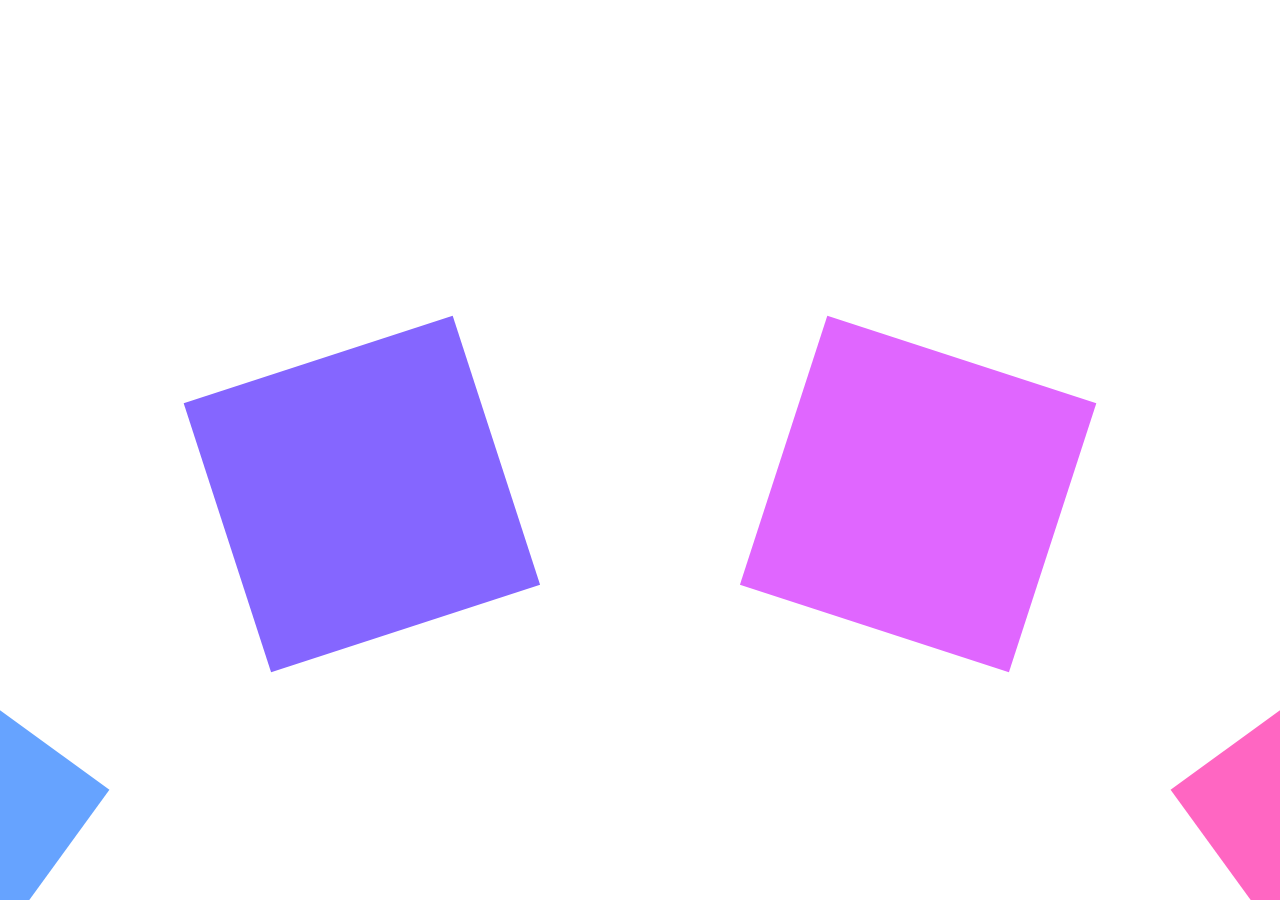
<file: card/index.html>
<!DOCTYPE html>
<html lang="en">
    <head>
        <meta charset="UTF-8">
        <meta http-equiv="X-UA-Compatible" content="IE=edge,chrome=1" />
        <meta name="viewport" content="width=device-width, initial-scale=1, maximum-scale=1, user-scalable=0">
        <title>
            Card
        </title>
        <link rel="stylesheet" type="text/css" href="./css/style.css">
    </head>
    <body>
        <script type="module" src="./js/app.js"></script>
    </body>
</html>
</file>
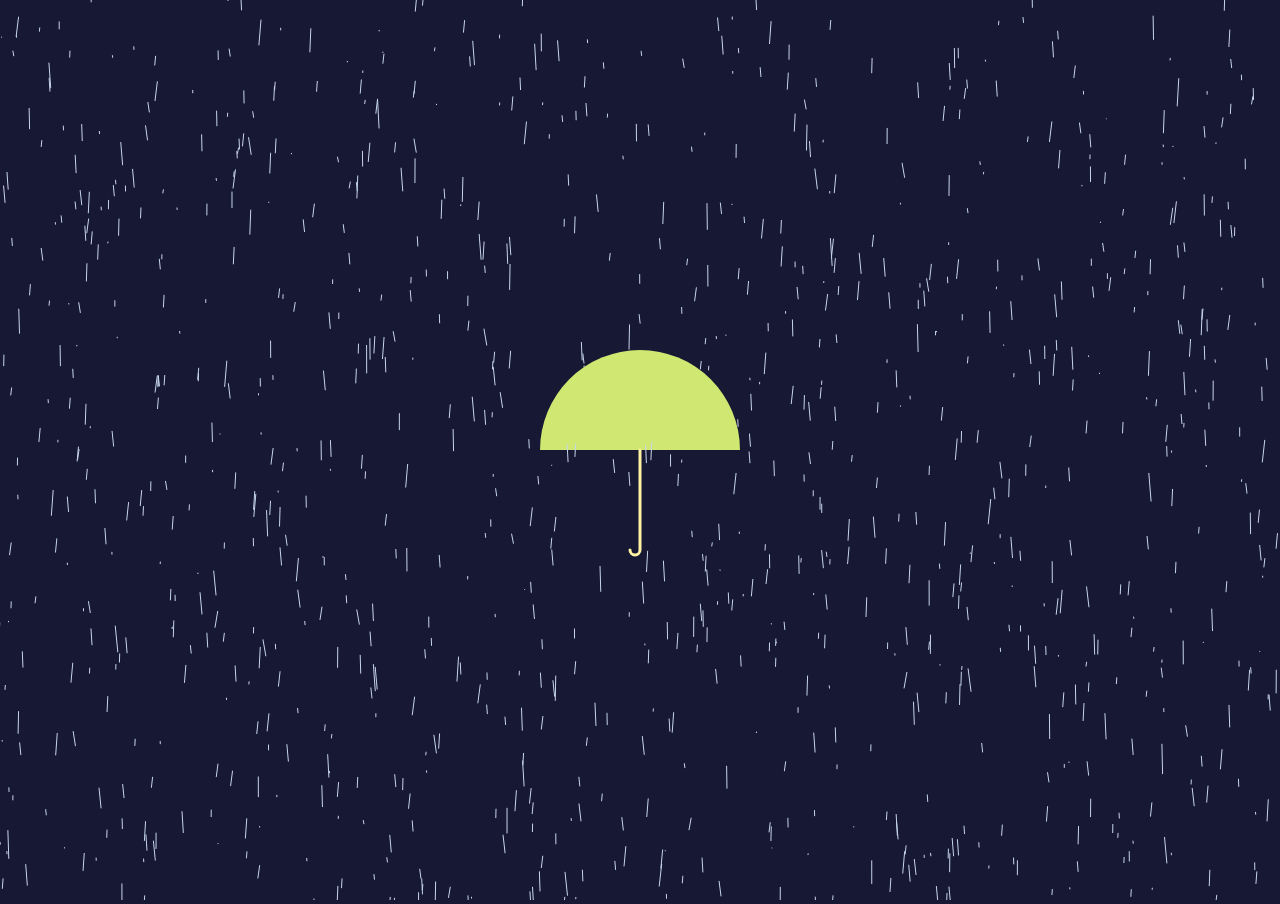
<file: rain/index.html>
<!DOCTYPE html>
<html lang="en">
    <head>
        <meta charset="UTF-8">
        <meta http-equiv="X-UA-Compatible" content="IE=edge,chrome=1" />
        <meta name="viewport" content="width=device-width, initial-scale=1, maximum-scale=1, user-scalable=0">
        <title>
            Rain
        </title>
        <link rel="stylesheet" type="text/css" href="./css/style.css">
    </head>
    <body>
        <script type="module" src="./js/app.js"></script>
    </body>
</html>
</file>
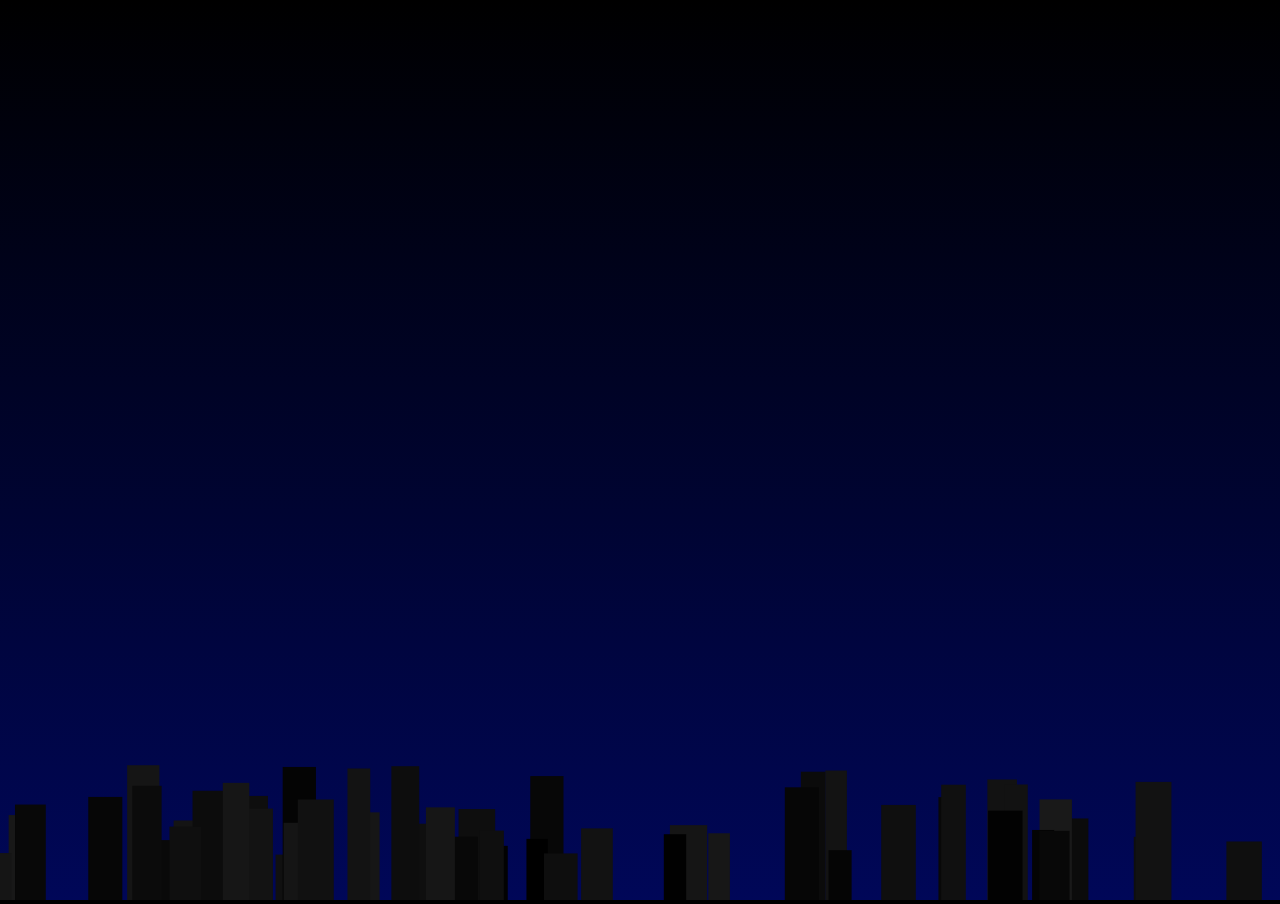
<file: line/fireworks/index.html>
<!DOCTYPE html>
<html lang="en">
    <head>
        <meta charset="UTF-8">
        <meta http-equiv="X-UA-Compatible" content="IE=edge,chrome=1" />
        <meta name="viewport" content="width=device-width, initial-scale=1, maximum-scale=1, user-scalable=0">
        <title>
            Fireworks
        </title>
        <link rel="stylesheet" type="text/css" href="css/style.css">
    </head>
    <body>
        <script type="module" src="js/app.js"></script>
    </body>
</html>
</file>
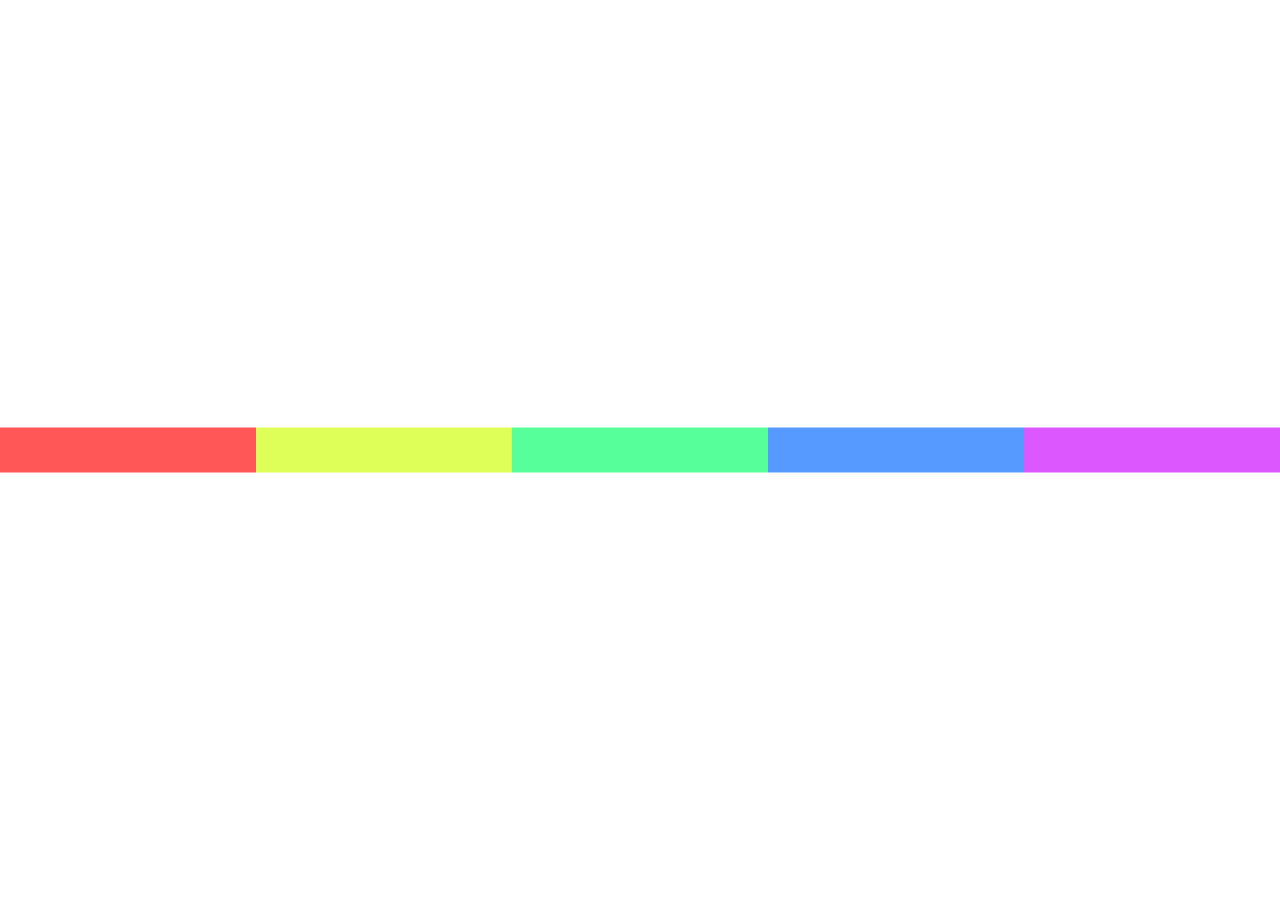
<file: polygon/extendTab/index.html>
<!DOCTYPE html>
<html lang="en">
    <head>
        <meta charset="UTF-8">
        <meta http-equiv="X-UA-Compatible" content="IE=edge,chrome=1" />
        <meta name="viewport" content="width=device-width, initial-scale=1, maximum-scale=1, user-scalable=0">
        <title>
            extendTab
        </title>
        <link rel="icon" href="img/tab.png">
        <link rel="shortcut icon" href="img/tab.png">
        <link rel="stylesheet" type="text/css" href="./css/style.css">
    </head>
    <body>
        <script type="module" src="./js/app.js"></script>
    </body>
</html>
</file>
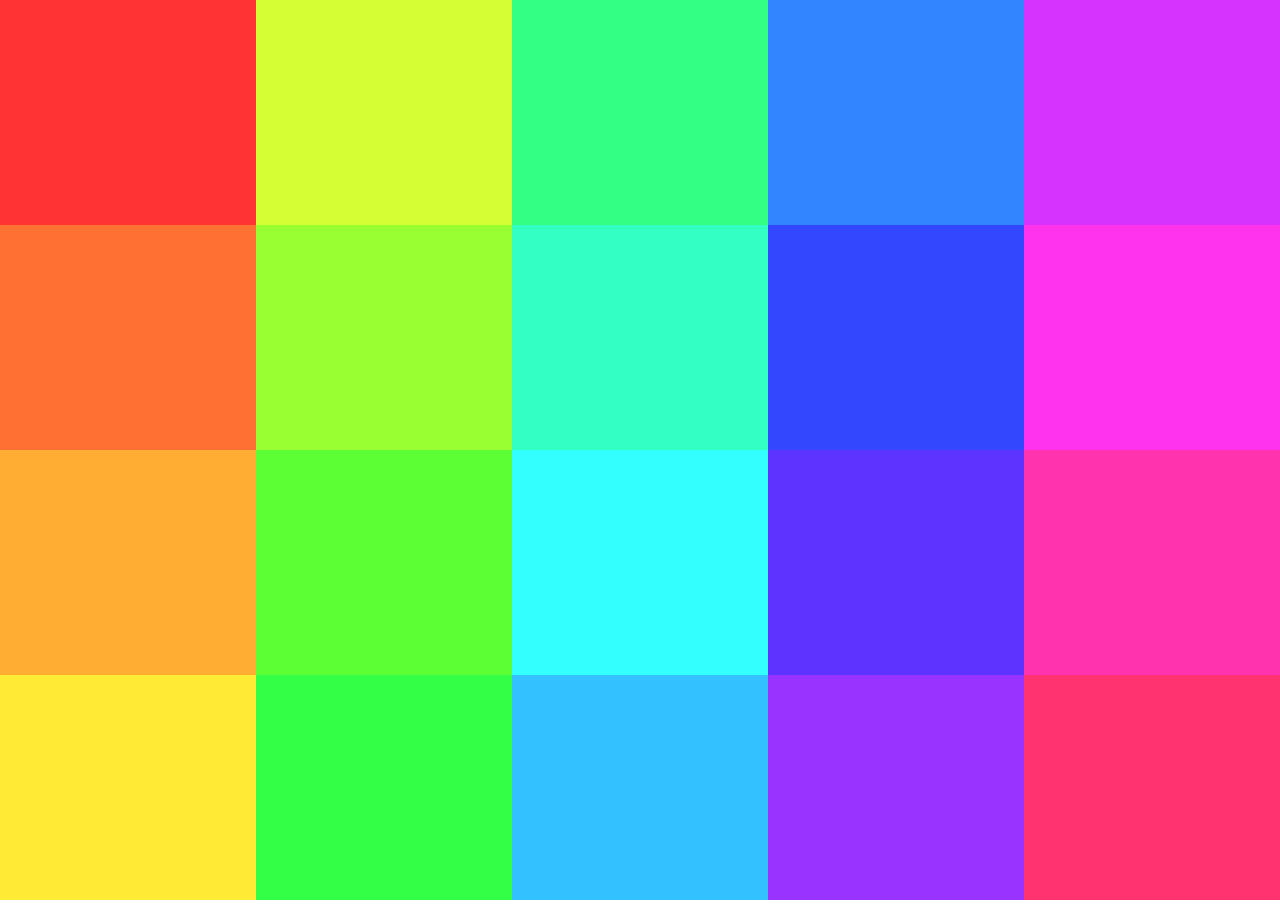
<file: polygon/grid/index.html>
<!DOCTYPE html>
<html lang="en">
    <head>
        <meta charset="UTF-8">
        <meta http-equiv="X-UA-Compatible" content="IE=edge,chrome=1" />
        <meta name="viewport" content="width=device-width, initial-scale=1, maximum-scale=1, user-scalable=0">
        <title>
            Grid
        </title>
        <link rel="stylesheet" type="text/css" href="./css/style.css">
    </head>
    <body>
        <script type="module" src="./js/app.js"></script>
    </body>
</html>
</file>
<file: card/css/style.css>
* {
    outline: 0;
    margin: 0;
    padding: 0;
}

html {
    width: 100%;
    height: 100%;
}

body {
    width: 100%;
    height: 100%;
    overflow: hidden;
    background-color: white;
}

canvas {
    width: 100%;
    height: 100%;
}
</file>
<file: rain/css/style.css>
* {
    outline: 0;
    margin: 0;
    padding: 0;
}

html {
    width: 100%;
    height: 100%;
}

body {
    width: 100%;
    height: 100%;
    overflow: hidden;
    background-color: rgb(23, 24, 51);
}

canvas {
    width: 100%;
    height: 100%;
}
</file>
<file: line/fireworks/css/style.css>
* {
    outline: 0;
    margin: 0;
    padding: 0;
    cursor: crosshair;
}

html {
    width: 100%;
    height: 100%;
}

body {
    width: 100%;
    height: 100%;
    overflow: hidden;
    background-image: linear-gradient(black, #000758);
}

canvas {
    width: 100%;
    height: 100%;
}
</file>
<file: polygon/extendTab/css/style.css>
* {
    outline: 0;
    margin: 0;
    padding: 0;
}

html {
    width: 100%;
    height: 100%;
}

body {
    width: 100%;
    height: 100%;
    overflow: hidden;
    background-color: white;
}

canvas {
    width: 100%;
    height: 100%;
}
</file>
<file: polygon/grid/css/style.css>
* {
    outline: 0;
    margin: 0;
    padding: 0;
}

html {
    width: 100%;
    height: 100%;
}

body {
    width: 100%;
    height: 100%;
    overflow: hidden;
    background-color: white;
}

canvas {
    width: 100%;
    height: 100%;
}
</file>
